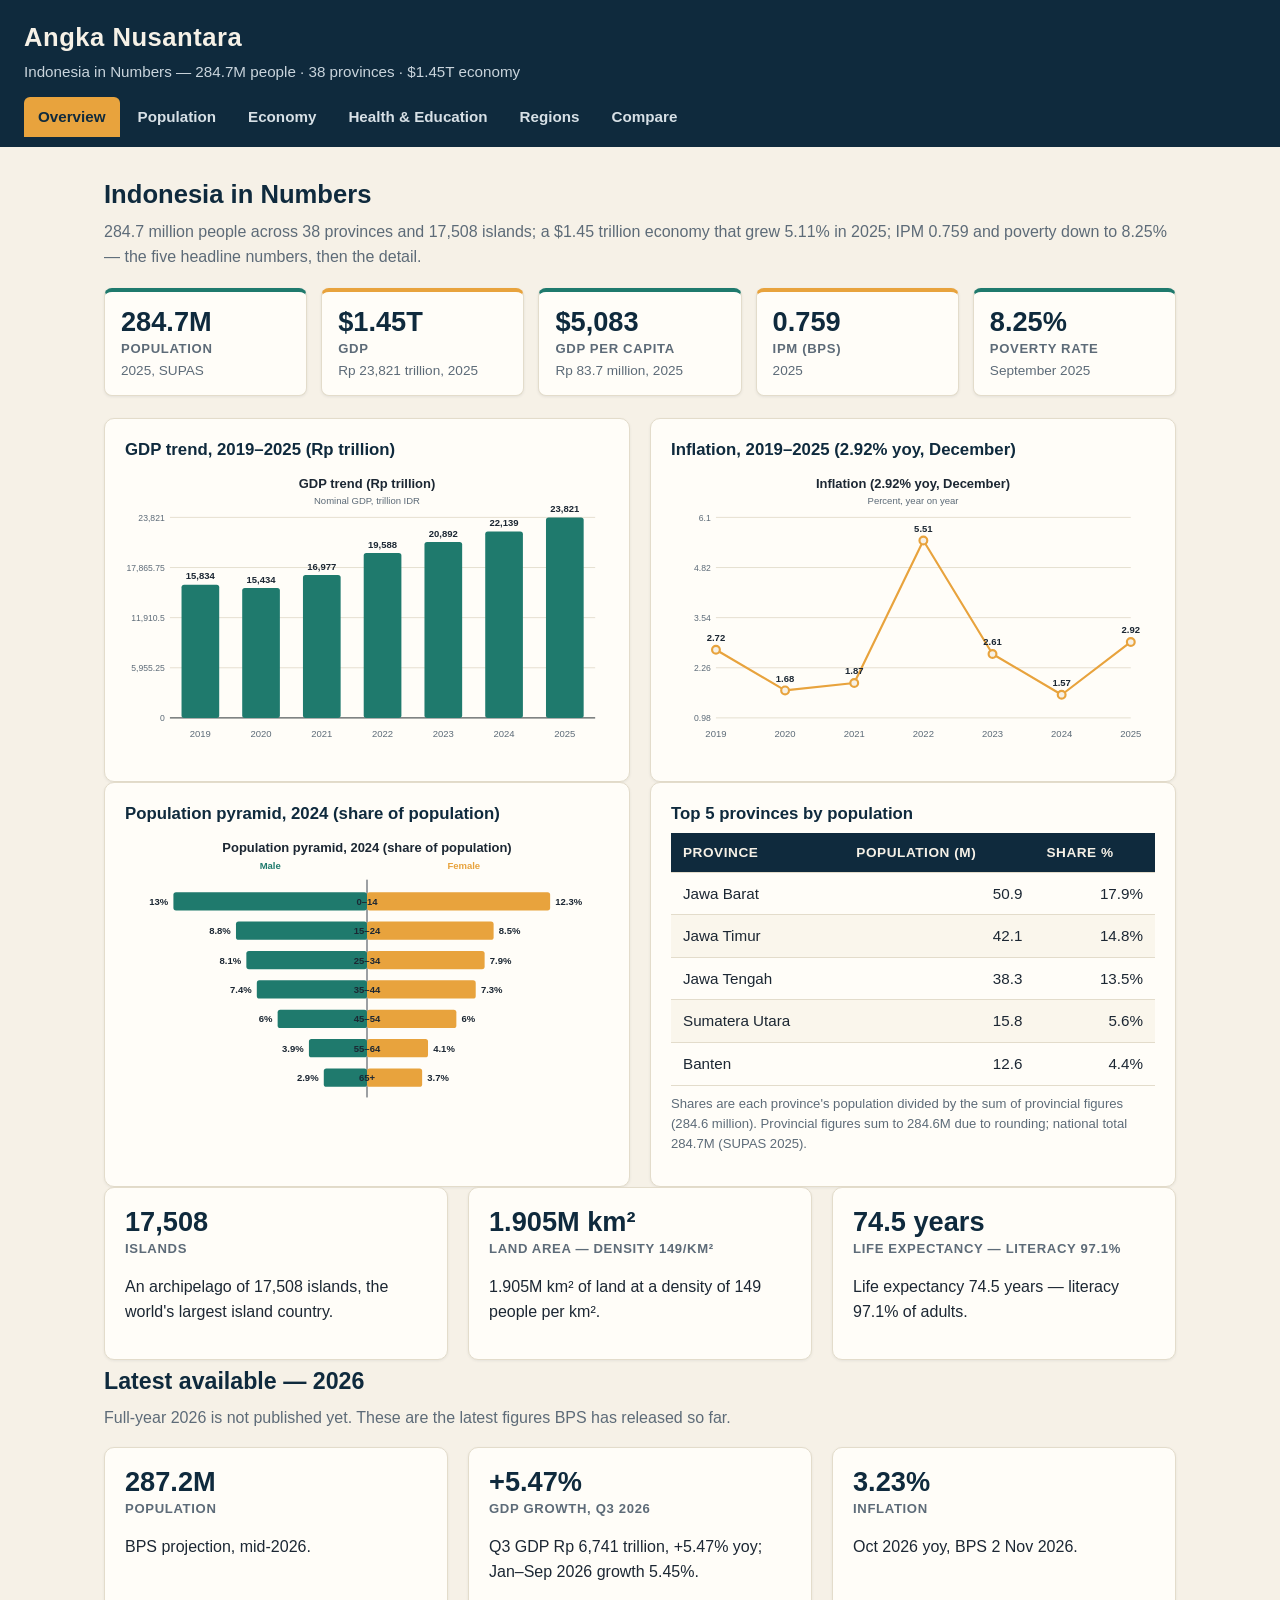
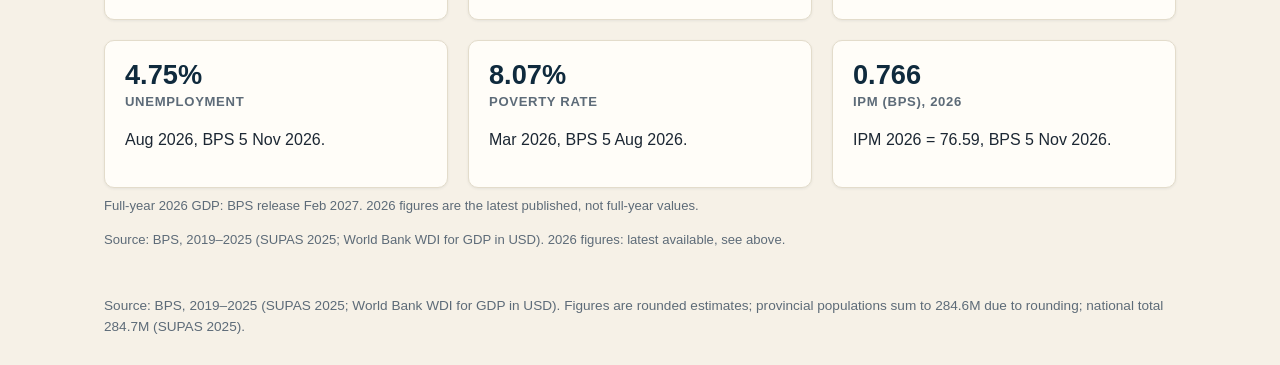
<file: app/index.html>
<!doctype html>
<html lang="en">
<head>
<meta charset="utf-8">
<meta name="viewport" content="width=device-width, initial-scale=1">
<title>Angka Nusantara — Indonesia in Numbers</title>
<link rel="stylesheet" href="style.css">
</head>
<body>
<header class="site-header">
  <h1>Angka Nusantara</h1>
  <p class="tagline">Indonesia in Numbers — 284.7M people · 38 provinces · $1.45T economy</p>
  <nav class="nav">
    <a href="#/">Overview</a>
    <a href="#/population">Population</a>
    <a href="#/economy">Economy</a>
    <a href="#/health">Health &amp; Education</a>
    <a href="#/regions">Regions</a>
    <a href="#/compare">Compare</a>
  </nav>
</header>
<main id="app"></main>
<footer class="site-footer">Source: BPS, 2019–2025 (SUPAS 2025; World Bank WDI for GDP in USD). Figures are rounded estimates; provincial populations sum to 284.6M due to rounding; national total 284.7M (SUPAS 2025).</footer>
<script type="module" src="main.js"></script>
</body>
</html>
</file>
<file: app/style.css>
/* Angka Nusantara — Indonesia in Numbers
   Original design: deep navy #0f2a3d, warm sand #f6f1e7,
   amber #e8a33d, teal #1f7a6d. System font stack only — no external fonts. */

:root {
  --navy: #0f2a3d;
  --navy-light: #1a3d54;
  --sand: #f6f1e7;
  --sand-dark: #efe7d3;
  --amber: #e8a33d;
  --amber-dark: #b97e1f;
  --teal: #1f7a6d;
  --teal-dark: #155c51;
  --ink: #1c2733;
  --muted: #5d6b78;
  --line: #e3dccb;
  --card: #fffdf8;
  --danger: #b3402e;
}

* { box-sizing: border-box; }

body {
  margin: 0;
  background: var(--sand);
  color: var(--ink);
  font-family: -apple-system, BlinkMacSystemFont, "Segoe UI", Roboto, "Helvetica Neue", Arial, sans-serif;
  font-size: 16px;
  line-height: 1.55;
}

a { color: var(--teal-dark); }
a:hover { color: var(--amber-dark); }

/* ---- Header & nav ---- */
.site-header {
  background: var(--navy);
  color: #f6f1e7;
  padding: 18px 24px 0;
}
.site-header h1 {
  margin: 0;
  font-size: 1.6rem;
  letter-spacing: 0.02em;
}
.site-header h1 .accent { color: var(--amber); }
.site-header .tagline {
  margin: 2px 0 14px;
  color: #c9d4dc;
  font-size: 0.95rem;
}
.nav {
  display: flex;
  flex-wrap: wrap;
  gap: 4px;
  padding-bottom: 10px;
}
.nav a {
  color: #d7e0e6;
  text-decoration: none;
  padding: 8px 14px;
  border-radius: 6px 6px 0 0;
  font-weight: 600;
  font-size: 0.95rem;
}
.nav a:hover { background: var(--navy-light); color: #fff; }
.nav a.active {
  background: var(--amber);
  color: var(--navy);
}

main {
  max-width: 1120px;
  margin: 0 auto;
  padding: 24px;
}
main h1 { margin: 4px 0 6px; font-size: 1.6rem; color: var(--navy); }
main h2 { margin: 4px 0 6px; font-size: 1.45rem; color: var(--navy); }
main h3 { margin: 0 0 8px; font-size: 1.1rem; color: var(--navy); }
.lede { color: var(--muted); margin-top: 0; }

/* ---- KPI strip ---- */
.kpi-strip {
  display: flex;
  flex-wrap: wrap;
  gap: 14px;
  margin: 18px 0 22px;
}
.kpi-card {
  flex: 1 1 170px;
  background: var(--card);
  border: 1px solid var(--line);
  border-top: 4px solid var(--teal);
  border-radius: 8px;
  padding: 14px 16px;
  box-shadow: 0 1px 3px rgba(15, 42, 61, 0.08);
}
.kpi-card:nth-child(2n) { border-top-color: var(--amber); }
.kpi-value {
  font-size: 1.7rem;
  font-weight: 800;
  color: var(--navy);
  line-height: 1.15;
}
.kpi-label {
  font-size: 0.82rem;
  font-weight: 600;
  text-transform: uppercase;
  letter-spacing: 0.05em;
  color: var(--muted);
  margin-top: 2px;
}
.kpi-sub { font-size: 0.85rem; color: var(--muted); }

/* ---- Cards & grids ---- */
.card {
  background: var(--card);
  border: 1px solid var(--line);
  border-radius: 10px;
  padding: 18px 20px;
  margin-bottom: 20px;
  box-shadow: 0 1px 3px rgba(15, 42, 61, 0.07);
}
.grid-2 {
  display: grid;
  grid-template-columns: 1fr 1fr;
  gap: 20px;
}
.grid-3 {
  display: grid;
  grid-template-columns: repeat(3, 1fr);
  gap: 20px;
}
.grid-2 > .card, .grid-3 > .card { margin-bottom: 0; }

/* ---- Charts ---- */
.chart-box { width: 100%; overflow: hidden; }
.chart-box svg { display: block; }
.chart-title {
  font-size: 1.05rem;
  font-weight: 700;
  color: var(--navy);
  margin: 0 0 6px;
}

/* ---- Tables ---- */
.table-wrap { overflow-x: auto; }
table.data-table {
  width: 100%;
  border-collapse: collapse;
  font-size: 0.95rem;
  background: var(--card);
}
.data-table th, .data-table td {
  padding: 9px 12px;
  text-align: left;
  border-bottom: 1px solid var(--line);
}
.data-table th {
  background: var(--navy);
  color: #f6f1e7;
  font-size: 0.85rem;
  text-transform: uppercase;
  letter-spacing: 0.04em;
  white-space: nowrap;
}
.data-table th.sortable { cursor: pointer; }
.data-table th.sortable:hover { background: var(--navy-light); }
.data-table th.sortable::after { content: " \21C5"; color: var(--amber); }
.data-table th.sortable.asc::after { content: " \25B2"; }
.data-table th.sortable.desc::after { content: " \25BC"; }
.data-table tbody tr:nth-child(even) { background: #faf6ec; }
.data-table tbody tr:hover { background: #f3ead2; }
.data-table tbody tr.clickable { cursor: pointer; }
.data-table tbody tr.selected { background: #f3ead2; box-shadow: inset 3px 0 0 var(--amber); }
.data-table td.num, .data-table th.num { text-align: right; font-variant-numeric: tabular-nums; }

/* ---- Controls ---- */
.search-box {
  width: 100%;
  max-width: 340px;
  padding: 10px 12px;
  border: 1px solid var(--line);
  border-radius: 6px;
  background: #fff;
  font: inherit;
  color: var(--ink);
  margin-bottom: 14px;
}
.search-box:focus, select.compare-select:focus {
  outline: 2px solid var(--amber);
  outline-offset: 1px;
}
select.compare-select {
  padding: 10px 12px;
  border: 1px solid var(--line);
  border-radius: 6px;
  background: #fff;
  font: inherit;
  color: var(--ink);
  min-width: 220px;
  width: 100%;
  margin-top: 6px;
}
.card > label { font-weight: 600; color: var(--navy); }
.compare-row {
  display: flex;
  flex-wrap: wrap;
  gap: 12px;
  align-items: center;
  margin-bottom: 18px;
}
.compare-row label { font-weight: 600; color: var(--navy); }

/* ---- Detail panel ---- */
.detail-panel {
  background: var(--navy);
  color: #f6f1e7;
  border-radius: 10px;
  padding: 18px 20px;
  margin-bottom: 20px;
}
.detail-panel h3 { color: var(--amber); margin-top: 0; }
.detail-panel dl {
  display: grid;
  grid-template-columns: repeat(auto-fit, minmax(140px, 1fr));
  gap: 12px;
  margin: 0;
}
.detail-panel dt { font-size: 0.8rem; text-transform: uppercase; letter-spacing: 0.05em; color: #c9d4dc; }
.detail-panel dd { margin: 2px 0 0; font-size: 1.25rem; font-weight: 700; }

/* ---- Misc ---- */
.footnote {
  font-size: 0.82rem;
  color: var(--muted);
  margin-top: 8px;
}
.fact-list { margin: 0; padding-left: 20px; }
.fact-list li { margin-bottom: 8px; }
.bar-positive { fill: var(--teal); }
.bar-negative { fill: var(--danger); }
.site-footer {
  max-width: 1120px;
  margin: 0 auto;
  padding: 8px 24px 28px;
  color: var(--muted);
  font-size: 0.85rem;
}

/* ---- Responsive ---- */
@media (max-width: 720px) {
  .grid-2, .grid-3 { grid-template-columns: 1fr; }
  .kpi-strip { flex-direction: column; }
  .kpi-card { flex: 1 1 auto; }
  main { padding: 16px; }
  .site-header { padding: 14px 16px 0; }
  .site-header h1 { font-size: 1.3rem; }
  .nav a { padding: 7px 10px; font-size: 0.9rem; }
  .table-wrap { overflow-x: auto; -webkit-overflow-scrolling: touch; }
  table.data-table { min-width: 560px; }
  .kpi-value { font-size: 1.45rem; }
}
</file>
